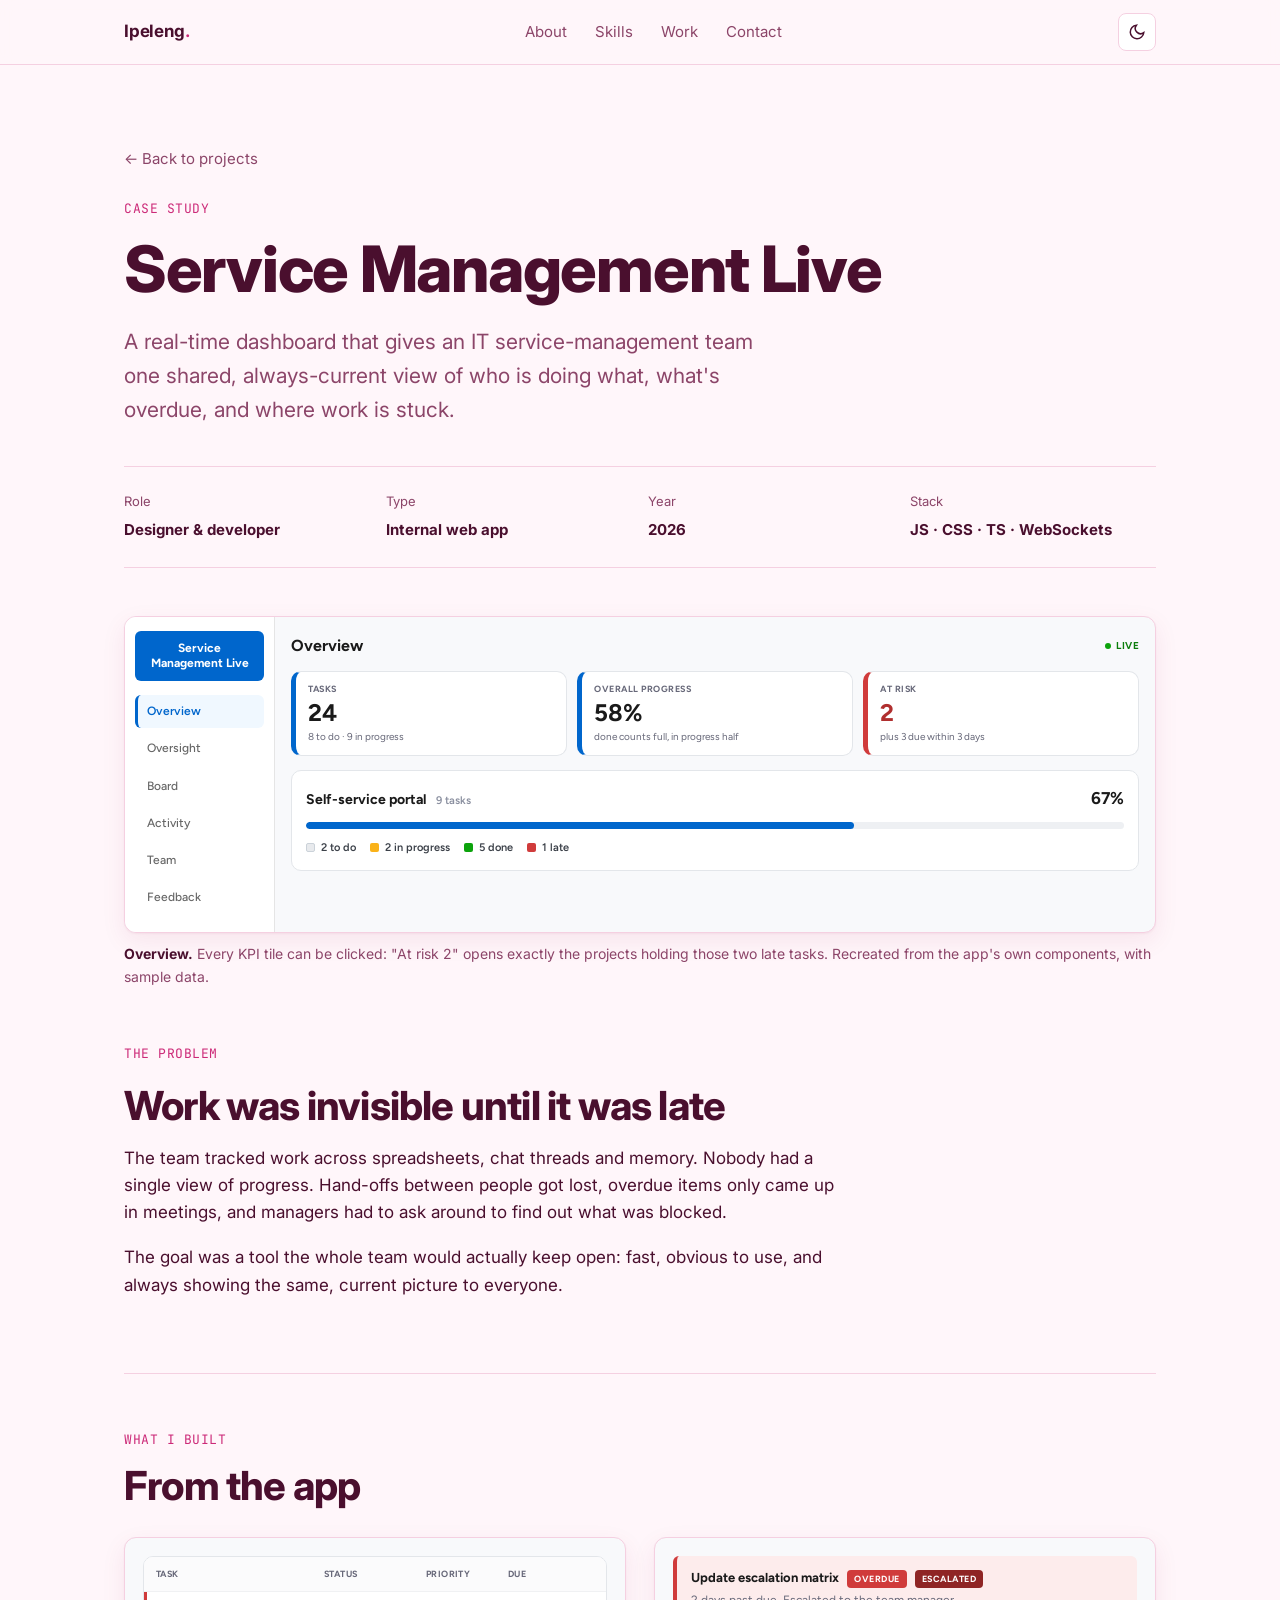
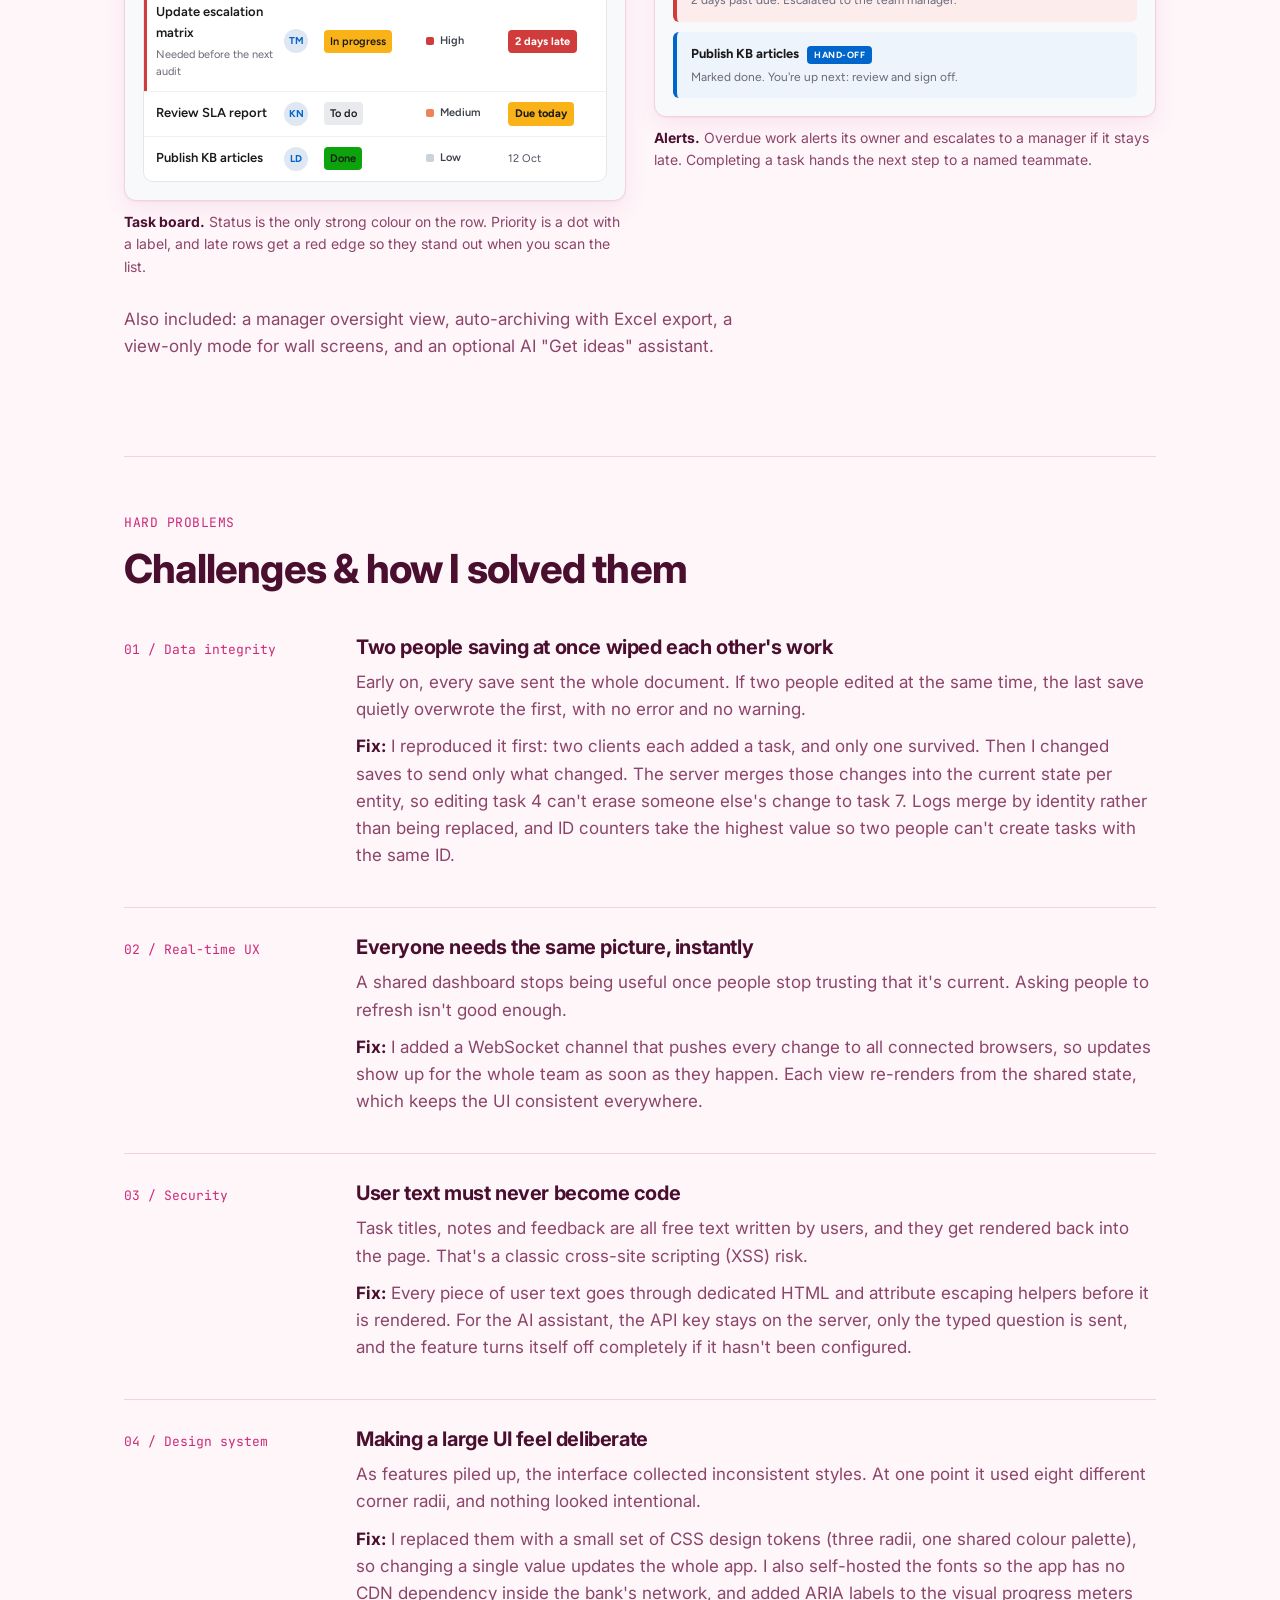
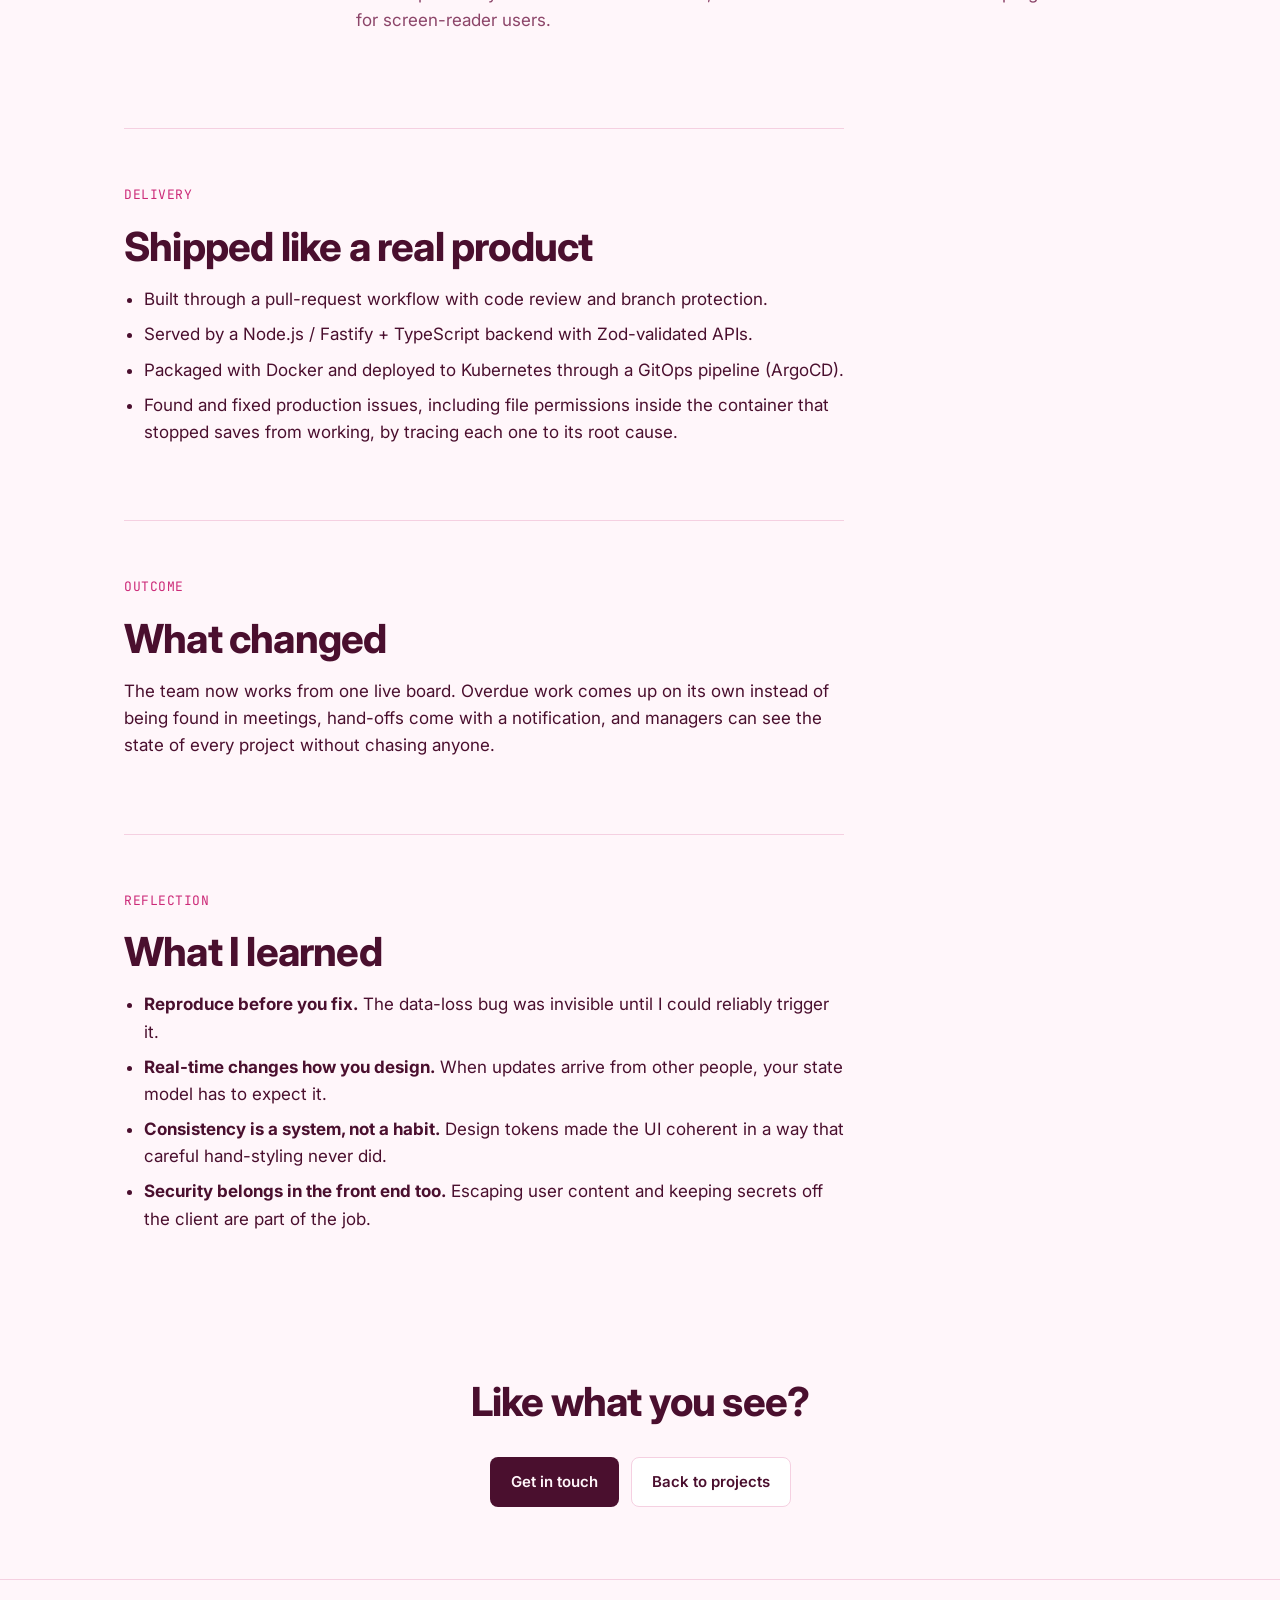
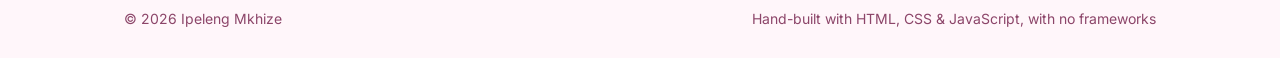
<file: projects/service-management-live.html>
<!DOCTYPE html>
<html lang="en">
<head>
  <meta charset="UTF-8">
  <meta name="viewport" content="width=device-width, initial-scale=1.0">
  <title>Service Management Live | Ipeleng Mkhize</title>
  <meta name="description" content="Case study: designing and building a real-time work-tracking dashboard for an IT service-management team.">
  <link rel="preconnect" href="https://fonts.googleapis.com">
  <link rel="preconnect" href="https://fonts.gstatic.com" crossorigin>
  <link href="https://fonts.googleapis.com/css2?family=Inter:wght@400;500;600;700;800&family=Figtree:wght@400;500;600;700&family=JetBrains+Mono:wght@400;500&display=swap" rel="stylesheet">
  <link rel="stylesheet" href="../assets/css/styles.css">
  <script src="../assets/js/main.js"></script>
</head>
<body>
  <a class="skip-link" href="#main">Skip to content</a>

  <header class="site-header">
    <nav class="container nav" aria-label="Main">
      <a class="brand" href="../index.html">Ipeleng<span>.</span></a>
      <ul class="nav-links" id="nav-links">
        <li><a href="../index.html#about">About</a></li>
        <li><a href="../index.html#skills">Skills</a></li>
        <li><a href="../index.html#work">Work</a></li>
        <li><a href="../index.html#contact">Contact</a></li>
      </ul>
      <div style="display:flex; gap:8px;">
        <button class="icon-btn" type="button" data-theme-toggle aria-label="Toggle dark mode">
          <svg viewBox="0 0 24 24" fill="none" stroke="currentColor" stroke-width="2" stroke-linecap="round" aria-hidden="true"><path d="M21 12.8A9 9 0 1 1 11.2 3a7 7 0 0 0 9.8 9.8z"/></svg>
        </button>
        <button class="icon-btn menu-btn" type="button" data-menu-toggle aria-label="Open menu" aria-expanded="false" aria-controls="nav-links">
          <svg viewBox="0 0 24 24" fill="none" stroke="currentColor" stroke-width="2" stroke-linecap="round" aria-hidden="true"><path d="M4 7h16M4 12h16M4 17h16"/></svg>
        </button>
      </div>
    </nav>
  </header>

  <main id="main">
    <section class="case-hero">
      <div class="container">
        <a class="back" href="../index.html#work">&larr; Back to projects</a>
        <p class="eyebrow">Case study</p>
        <h1>Service Management Live</h1>
        <p class="lead" style="margin-top:20px;">
          A real-time dashboard that gives an IT service-management team one shared,
          always-current view of who is doing what, what's overdue, and where work is stuck.
        </p>
        <div class="case-meta">
          <div><small>Role</small><strong>Designer &amp; developer</strong></div>
          <div><small>Type</small><strong>Internal web app</strong></div>
          <div><small>Year</small><strong>2026</strong></div>
          <div><small>Stack</small><strong>JS &middot; CSS &middot; TS &middot; WebSockets</strong></div>
        </div>
      </div>
    </section>

    <div class="container">
      <figure class="snippet">
        <div class="sml" role="img" aria-label="Service Management Live overview screen: KPI tiles and a project health card" style="padding:0;">
          <div class="sml-frame">
            <div class="sml-side">
              <div class="sml-logo">Service Management Live</div>
              <div class="sml-nav active">Overview</div>
              <div class="sml-nav">Oversight</div>
              <div class="sml-nav">Board</div>
              <div class="sml-nav">Activity</div>
              <div class="sml-nav">Team</div>
              <div class="sml-nav">Feedback</div>
            </div>
            <div class="sml-main">
              <div class="sml-title">Overview <span class="live-dot">Live</span></div>
              <div class="sml-kpis">
                <div class="sml-kpi"><div class="sml-kpi-label">Tasks</div><div class="sml-kpi-value">24</div><div class="sml-kpi-sub">8 to do &middot; 9 in progress</div></div>
                <div class="sml-kpi"><div class="sml-kpi-label">Overall progress</div><div class="sml-kpi-value">58%</div><div class="sml-kpi-sub">done counts full, in progress half</div></div>
                <div class="sml-kpi risk"><div class="sml-kpi-label">At risk</div><div class="sml-kpi-value">2</div><div class="sml-kpi-sub">plus 3 due within 3 days</div></div>
              </div>
              <div class="sml-project">
                <div class="sml-project-head"><span class="sml-project-name">Self-service portal</span><span class="sml-project-tasks">9 tasks</span><span class="sml-project-pct">67%</span></div>
                <div class="sml-meter"><i style="width:67%"></i></div>
                <div class="sml-counts"><span><i class="sml-sw todo"></i>2 to do</span><span><i class="sml-sw progress"></i>2 in progress</span><span><i class="sml-sw done"></i>5 done</span><span><i class="sml-sw late"></i>1 late</span></div>
              </div>
            </div>
          </div>
        </div>
        <figcaption><strong>Overview.</strong> Every KPI tile can be clicked: "At risk 2" opens exactly the projects holding those two late tasks. Recreated from the app's own components, with sample data.</figcaption>
      </figure>
    </div>

    <div class="container">
      <section class="case-section prose">
        <p class="eyebrow">The problem</p>
        <h2>Work was invisible until it was late</h2>
        <p>
          The team tracked work across spreadsheets, chat threads and memory. Nobody had a single
          view of progress. Hand-offs between people got lost, overdue items only came up in
          meetings, and managers had to ask around to find out what was blocked.
        </p>
        <p>
          The goal was a tool the whole team would actually keep open: fast, obvious to use,
          and always showing the same, current picture to everyone.
        </p>
      </section>

      <section class="case-section">
        <p class="eyebrow">What I built</p>
        <h2>From the app</h2>
        <div class="snippets">
          <div class="snippet-pair">
            <figure class="snippet">
              <div class="sml" role="img" aria-label="Task board rows with status, priority and due date">
                <div class="sml-rows">
                  <div class="sml-row head"><div>Task</div><div></div><div>Status</div><div>Priority</div><div>Due</div></div>
                  <div class="sml-row late"><div><div class="sml-task">Update escalation matrix</div><div class="sml-why">Needed before the next audit</div></div><div><span class="sml-avatar">TM</span></div><div><span class="sml-pill progress">In progress</span></div><div><span class="sml-prio high">High</span></div><div><span class="sml-due overdue">2 days late</span></div></div>
                  <div class="sml-row"><div><div class="sml-task">Review SLA report</div></div><div><span class="sml-avatar">KN</span></div><div><span class="sml-pill todo">To do</span></div><div><span class="sml-prio medium">Medium</span></div><div><span class="sml-due soon">Due today</span></div></div>
                  <div class="sml-row"><div><div class="sml-task">Publish KB articles</div></div><div><span class="sml-avatar">LD</span></div><div><span class="sml-pill done">Done</span></div><div><span class="sml-prio">Low</span></div><div><span class="sml-due">12 Oct</span></div></div>
                </div>
              </div>
              <figcaption><strong>Task board.</strong> Status is the only strong colour on the row. Priority is a dot with a label, and late rows get a red edge so they stand out when you scan the list.</figcaption>
            </figure>
            <figure class="snippet">
              <div class="sml" role="img" aria-label="Alert cards: an escalated overdue task and a hand-off">
                <div class="sml-alert late">
                  <div class="sml-alert-head">Update escalation matrix <span class="sml-chip late">Overdue</span><span class="sml-chip esc">Escalated</span></div>
                  <p>2 days past due. Escalated to the team manager.</p>
                </div>
                <div class="sml-alert handoff">
                  <div class="sml-alert-head">Publish KB articles <span class="sml-chip handoff">Hand-off</span></div>
                  <p>Marked done. You're up next: review and sign off.</p>
                </div>
              </div>
              <figcaption><strong>Alerts.</strong> Overdue work alerts its owner and escalates to a manager if it stays late. Completing a task hands the next step to a named teammate.</figcaption>
            </figure>
          </div>
        </div>
        <p class="section-intro" style="margin-top:28px;">
          Also included: a manager oversight view, auto-archiving with Excel export, a view-only mode for wall screens, and an optional AI "Get ideas" assistant.
        </p>
      </section>

      <section class="case-section">
        <p class="eyebrow">Hard problems</p>
        <h2>Challenges &amp; how I solved them</h2>

        <div class="challenge">
          <div class="label">01 / Data integrity</div>
          <div>
            <h3>Two people saving at once wiped each other's work</h3>
            <p>
              Early on, every save sent the whole document. If two people edited at the same time,
              the last save quietly overwrote the first, with no error and no warning.
            </p>
            <p>
              <strong>Fix:</strong> I reproduced it first: two clients each added a task, and only one survived.
              Then I changed saves to send only what changed. The server merges those changes into
              the current state per entity, so editing task 4 can't erase someone else's change to task 7.
              Logs merge by identity rather than being replaced, and ID counters take the highest value
              so two people can't create tasks with the same ID.
            </p>
          </div>
        </div>

        <div class="challenge">
          <div class="label">02 / Real-time UX</div>
          <div>
            <h3>Everyone needs the same picture, instantly</h3>
            <p>
              A shared dashboard stops being useful once people stop trusting that it's current.
              Asking people to refresh isn't good enough.
            </p>
            <p>
              <strong>Fix:</strong> I added a WebSocket channel that pushes every change to all connected
              browsers, so updates show up for the whole team as soon as they happen. Each view
              re-renders from the shared state, which keeps the UI consistent everywhere.
            </p>
          </div>
        </div>

        <div class="challenge">
          <div class="label">03 / Security</div>
          <div>
            <h3>User text must never become code</h3>
            <p>
              Task titles, notes and feedback are all free text written by users, and they get rendered
              back into the page. That's a classic cross-site scripting (XSS) risk.
            </p>
            <p>
              <strong>Fix:</strong> Every piece of user text goes through dedicated HTML and attribute
              escaping helpers before it is rendered. For the AI assistant, the API key stays on the
              server, only the typed question is sent, and the feature turns itself off completely
              if it hasn't been configured.
            </p>
          </div>
        </div>

        <div class="challenge">
          <div class="label">04 / Design system</div>
          <div>
            <h3>Making a large UI feel deliberate</h3>
            <p>
              As features piled up, the interface collected inconsistent styles. At one point it used
              eight different corner radii, and nothing looked intentional.
            </p>
            <p>
              <strong>Fix:</strong> I replaced them with a small set of CSS design tokens (three radii,
              one shared colour palette), so changing a single value updates the whole app. I also
              self-hosted the fonts so the app has no CDN dependency inside the bank's network, and
              added ARIA labels to the visual progress meters for screen-reader users.
            </p>
          </div>
        </div>
      </section>

      <section class="case-section prose">
        <p class="eyebrow">Delivery</p>
        <h2>Shipped like a real product</h2>
        <ul>
          <li>Built through a pull-request workflow with code review and branch protection.</li>
          <li>Served by a Node.js / Fastify + TypeScript backend with Zod-validated APIs.</li>
          <li>Packaged with Docker and deployed to Kubernetes through a GitOps pipeline (ArgoCD).</li>
          <li>Found and fixed production issues, including file permissions inside the container that stopped saves from working, by tracing each one to its root cause.</li>
        </ul>
      </section>

      <section class="case-section prose">
        <p class="eyebrow">Outcome</p>
        <h2>What changed</h2>
        <!-- EDIT ME: add real, shareable numbers if you have them, e.g. team size, daily users, fewer status meetings. -->
        <p>
          The team now works from one live board. Overdue work comes up on its own instead of
          being found in meetings, hand-offs come with a notification, and managers can see the
          state of every project without chasing anyone.
        </p>
      </section>

      <section class="case-section prose">
        <p class="eyebrow">Reflection</p>
        <h2>What I learned</h2>
        <ul>
          <li><strong>Reproduce before you fix.</strong> The data-loss bug was invisible until I could reliably trigger it.</li>
          <li><strong>Real-time changes how you design.</strong> When updates arrive from other people, your state model has to expect it.</li>
          <li><strong>Consistency is a system, not a habit.</strong> Design tokens made the UI coherent in a way that careful hand-styling never did.</li>
          <li><strong>Security belongs in the front end too.</strong> Escaping user content and keeping secrets off the client are part of the job.</li>
        </ul>
      </section>
    </div>

    <section class="next-project">
      <div class="container">
        <h2>Like what you see?</h2>
        <div class="btn-row" style="justify-content:center;">
          <a class="btn btn-primary" href="../index.html#contact">Get in touch</a>
          <a class="btn btn-secondary" href="../index.html#work">Back to projects</a>
        </div>
      </div>
    </section>
  </main>

  <footer class="site-footer">
    <div class="container">
      <span>&copy; <span data-year>2026</span> Ipeleng Mkhize</span>
      <span>Hand-built with HTML, CSS &amp; JavaScript, with no frameworks</span>
    </div>
  </footer>
</body>
</html>
</file>
<file: assets/css/styles.css>
/* ==========================================================================
   Portfolio styles
   Colours live as tokens on :root so the whole site can be re-themed by
   changing a handful of values. Dark mode follows the OS setting unless the
   visitor picks a theme with the toggle (stored as data-theme on <html>).
   ========================================================================== */

:root {
  /* Pink theme: blush backgrounds, deep berry text, hot-pink accent. */
  --bg: #fff6fa;
  --surface: #ffffff;
  --surface-2: #fde9f2;
  --text: #4a0f2e;
  --muted: #8c4569;
  --border: #f5d0e1;
  --accent: #cc2a78;
  --accent-soft: #fde1ee;
  --ok: #1f8a5b;
  --warn: #b7791f;
  --shadow: 0 1px 2px rgba(150, 20, 80, 0.05), 0 8px 24px rgba(150, 20, 80, 0.08);

  --radius-lg: 14px;
  --radius-md: 8px;
  --radius-sm: 4px;
  --max: 1080px;
  --font: 'Inter', -apple-system, BlinkMacSystemFont, 'Segoe UI', sans-serif;
  --mono: 'JetBrains Mono', ui-monospace, Consolas, monospace;
}

@media (prefers-color-scheme: dark) {
  :root:not([data-theme="light"]) {
    --bg: #1a0d14;
    --surface: #24131d;
    --surface-2: #301a27;
    --text: #fde7f1;
    --muted: #e0a3c2;
    --border: #47263a;
    --accent: #ff7ab6;
    --accent-soft: #4a1c33;
    --ok: #4cc38a;
    --warn: #e0a84a;
    --shadow: 0 1px 2px rgba(0, 0, 0, 0.3), 0 8px 24px rgba(0, 0, 0, 0.35);
  }
}

:root[data-theme="dark"] {
  --bg: #1a0d14;
  --surface: #24131d;
  --surface-2: #301a27;
  --text: #fde7f1;
  --muted: #e0a3c2;
  --border: #47263a;
  --accent: #ff7ab6;
  --accent-soft: #4a1c33;
  --ok: #4cc38a;
  --warn: #e0a84a;
  --shadow: 0 1px 2px rgba(0, 0, 0, 0.3), 0 8px 24px rgba(0, 0, 0, 0.35);
}

*, *::before, *::after { box-sizing: border-box; }

html { scroll-behavior: smooth; }

@media (prefers-reduced-motion: reduce) {
  html { scroll-behavior: auto; }
  *, *::before, *::after { transition: none !important; animation: none !important; }
}

body {
  margin: 0;
  background: var(--bg);
  color: var(--text);
  font-family: var(--font);
  font-size: 17px;
  line-height: 1.6;
  -webkit-font-smoothing: antialiased;
}

img { max-width: 100%; display: block; }

a { color: inherit; }

:focus-visible {
  outline: 2px solid var(--accent);
  outline-offset: 3px;
  border-radius: var(--radius-sm);
}

.container {
  max-width: var(--max);
  margin: 0 auto;
  padding: 0 24px;
}

@media (max-width: 600px) {
  .container { padding: 0 16px; }
}

.skip-link {
  position: absolute;
  left: -999px;
  top: 8px;
  background: var(--text);
  color: var(--bg);
  padding: 8px 14px;
  border-radius: var(--radius-md);
  z-index: 100;
}
.skip-link:focus { left: 16px; }

/* ---------- Header ---------- */

.site-header {
  position: sticky;
  top: 0;
  z-index: 50;
  background: color-mix(in srgb, var(--bg) 85%, transparent);
  backdrop-filter: blur(10px);
  border-bottom: 1px solid var(--border);
}

.nav {
  display: flex;
  align-items: center;
  justify-content: space-between;
  height: 64px;
  gap: 16px;
}

.brand {
  font-weight: 700;
  text-decoration: none;
  letter-spacing: -0.01em;
}
.brand span { color: var(--accent); }

.nav-links {
  display: flex;
  align-items: center;
  gap: 4px;
  list-style: none;
  margin: 0;
  padding: 0;
}

.nav-links a {
  text-decoration: none;
  color: var(--muted);
  font-size: 15px;
  padding: 6px 12px;
  border-radius: var(--radius-md);
}
.nav-links a:hover { color: var(--text); background: var(--surface-2); }

.icon-btn {
  display: inline-grid;
  place-items: center;
  width: 38px;
  height: 38px;
  border: 1px solid var(--border);
  background: var(--surface);
  color: var(--text);
  border-radius: var(--radius-md);
  cursor: pointer;
}
.icon-btn:hover { background: var(--surface-2); }
.icon-btn svg { width: 18px; height: 18px; }

.menu-btn { display: none; }

@media (max-width: 720px) {
  .menu-btn { display: inline-grid; }
  .nav-links {
    display: none;
    position: absolute;
    top: 64px;
    left: 0;
    right: 0;
    flex-direction: column;
    align-items: stretch;
    background: var(--bg);
    border-bottom: 1px solid var(--border);
    padding: 8px 16px 16px;
  }
  .nav-links.open { display: flex; }
  .nav-links a { padding: 10px 12px; }
}

/* ---------- Generic sections ---------- */

section { padding: 88px 0; }

@media (max-width: 600px) {
  section { padding: 64px 0; }
}

.eyebrow {
  font-family: var(--mono);
  font-size: 13px;
  color: var(--accent);
  letter-spacing: 0.04em;
  text-transform: uppercase;
  margin: 0 0 12px;
}

h1, h2, h3 { line-height: 1.15; letter-spacing: -0.02em; margin: 0; }
h1 { font-size: clamp(38px, 6vw, 64px); font-weight: 800; }
h2 { font-size: clamp(28px, 4vw, 40px); font-weight: 750; margin-bottom: 16px; }
h3 { font-size: 20px; font-weight: 700; }

.lead {
  font-size: clamp(18px, 2.2vw, 21px);
  color: var(--muted);
  max-width: 640px;
}

.section-intro { color: var(--muted); max-width: 620px; margin: 0 0 40px; }

/* ---------- Buttons ---------- */

.btn-row { display: flex; flex-wrap: wrap; gap: 12px; margin-top: 32px; }

.btn {
  display: inline-flex;
  align-items: center;
  gap: 8px;
  padding: 12px 20px;
  border-radius: var(--radius-md);
  font-weight: 600;
  font-size: 15px;
  text-decoration: none;
  border: 1px solid transparent;
  transition: transform 0.15s ease, background 0.15s ease;
}
.btn:hover { transform: translateY(-1px); }
.btn-primary { background: var(--text); color: var(--bg); }
.btn-secondary { background: var(--surface); border-color: var(--border); }
.btn-secondary:hover { background: var(--surface-2); }

/* ---------- Hero ---------- */

.hero {
  padding: 112px 0 96px;
  background:
    radial-gradient(600px 320px at 85% 10%, color-mix(in srgb, var(--accent) 16%, transparent), transparent 70%),
    radial-gradient(500px 280px at 5% 90%, color-mix(in srgb, var(--accent) 10%, transparent), transparent 70%);
}
.hero h1 .accent {
  color: var(--accent);
  background: linear-gradient(90deg, var(--accent), #f472b6);
  -webkit-background-clip: text;
  background-clip: text;
  -webkit-text-fill-color: transparent;
}
.hero .lead { margin-top: 24px; }

.status-pill {
  display: inline-flex;
  align-items: center;
  gap: 8px;
  font-size: 14px;
  color: var(--muted);
  border: 1px solid var(--border);
  background: var(--surface);
  padding: 6px 14px;
  border-radius: 999px;
  margin-bottom: 28px;
}
.status-pill::before {
  content: '';
  width: 8px;
  height: 8px;
  border-radius: 50%;
  background: var(--ok);
  box-shadow: 0 0 0 4px color-mix(in srgb, var(--ok) 25%, transparent);
}

/* ---------- About ---------- */

.about-grid {
  display: grid;
  grid-template-columns: 1.4fr 1fr;
  gap: 48px;
  align-items: start;
}
.about-grid p { margin: 0 0 16px; }

.fact-list {
  list-style: none;
  margin: 0;
  padding: 24px;
  background: var(--surface);
  border: 1px solid var(--border);
  border-radius: var(--radius-lg);
}
.fact-list li { display: flex; justify-content: space-between; gap: 16px; padding: 10px 0; border-bottom: 1px solid var(--border); font-size: 15px; }
.fact-list li:last-child { border-bottom: 0; }
.fact-list span:first-child { color: var(--muted); }
.fact-list span:last-child { text-align: right; font-weight: 600; }

@media (max-width: 820px) {
  .about-grid { grid-template-columns: 1fr; gap: 32px; }
}

/* ---------- Skills ---------- */

.skills-grid {
  display: grid;
  grid-template-columns: repeat(auto-fit, minmax(240px, 1fr));
  gap: 16px;
}

.skill-card {
  background: var(--surface);
  border: 1px solid var(--border);
  border-radius: var(--radius-lg);
  padding: 24px;
}
.skill-card h3 { font-size: 17px; margin-bottom: 14px; }

.tags { display: flex; flex-wrap: wrap; gap: 8px; list-style: none; margin: 0; padding: 0; }
.tags li {
  font-size: 13px;
  font-family: var(--mono);
  padding: 4px 10px;
  border-radius: var(--radius-sm);
  background: var(--surface-2);
  color: var(--text);
}

/* ---------- Projects ---------- */

.project-feature {
  display: grid;
  grid-template-columns: 1fr 1.1fr;
  gap: 0;
  background: var(--surface);
  border: 1px solid var(--border);
  border-radius: var(--radius-lg);
  overflow: hidden;
  box-shadow: var(--shadow);
}

.project-body { padding: 40px; display: flex; flex-direction: column; }
.project-body h3 { font-size: 28px; margin-bottom: 12px; }
.project-body p { color: var(--muted); margin: 0 0 20px; }
.project-body .tags { margin-bottom: 28px; }
.project-body .btn-row { margin-top: auto; }

.project-visual {
  background: var(--surface-2);
  padding: 32px;
  display: grid;
  place-items: center;
  border-left: 1px solid var(--border);
}

@media (max-width: 900px) {
  .project-feature { grid-template-columns: 1fr; }
  .project-visual { border-left: 0; border-top: 1px solid var(--border); padding: 20px; }
  .project-body { padding: 28px 24px; }
}

.project-second { margin-top: 24px; }

.project-photo { padding: 0; position: relative; }
.project-photo img { width: 100%; height: 100%; object-fit: cover; min-height: 280px; }
.project-photo small {
  position: absolute; right: 8px; bottom: 8px;
  font-size: 11px; color: #fff; background: rgba(0, 0, 0, 0.55);
  padding: 2px 8px; border-radius: var(--radius-sm);
}

.project-placeholder {
  margin-top: 16px;
  border: 1px dashed var(--border);
  border-radius: var(--radius-lg);
  padding: 32px;
  color: var(--muted);
  text-align: center;
}

/* ---------- Service Management Live snippets ----------
   Faithful recreations of the real app's components, using its own colours,
   type and spacing (copied from the app's stylesheet). They deliberately keep
   the app's light palette in both themes, like a screenshot would. Sample
   data only - the real app is internal. */

.sml {
  --sml-blue: #0066cc;
  --sml-ink: #1a1a1a;
  --sml-sub: #676879;
  --sml-line: #e3e6ea;
  --sml-red: #d03b3b;
  font-family: 'Figtree', -apple-system, 'Segoe UI', sans-serif;
  color: var(--sml-ink);
  background: #f8f9fb;
  border: 1px solid var(--border);
  border-radius: 12px;
  overflow: hidden;
  box-shadow: var(--shadow);
  width: 100%;
  text-align: left;
}

.sml-frame { display: grid; grid-template-columns: 150px 1fr; }

.sml-side { background: #fff; border-right: 1px solid #e5e5e5; padding: 14px 10px; }
.sml-logo {
  background: var(--sml-blue);
  color: #fff;
  border-radius: 6px;
  padding: 10px 8px;
  font-weight: 700;
  font-size: 12px;
  line-height: 1.25;
  text-align: center;
  margin-bottom: 14px;
}
.sml-nav {
  padding: 7px 9px;
  margin-bottom: 4px;
  border-radius: 6px;
  font-size: 12px;
  font-weight: 500;
  color: #666;
  border-left: 3px solid transparent;
}
.sml-nav.active { background: #f0f8ff; color: var(--sml-blue); border-left-color: var(--sml-blue); font-weight: 600; }

.sml-main { padding: 16px; min-width: 0; }
.sml-title { display: flex; align-items: center; font-size: 16px; font-weight: 700; margin-bottom: 12px; }

.sml-kpis { display: grid; grid-template-columns: repeat(3, 1fr); gap: 10px; margin-bottom: 14px; }
.sml-kpi {
  background: #fff;
  border: 1px solid var(--sml-line);
  border-left: 5px solid var(--sml-blue);
  border-radius: 10px;
  padding: 10px 12px;
}
.sml-kpi-label { font-size: 9px; font-weight: 700; text-transform: uppercase; letter-spacing: 0.5px; color: var(--sml-sub); }
.sml-kpi-value { font-size: 24px; font-weight: 700; line-height: 1.1; margin: 4px 0 2px; }
.sml-kpi-sub { font-size: 10px; color: var(--sml-sub); }
.sml-kpi.risk { border-left-color: var(--sml-red); }
.sml-kpi.risk .sml-kpi-value { color: #b02f2f; }

.sml-project { background: #fff; border: 1px solid var(--sml-line); border-radius: 10px; padding: 14px; }
.sml-project-head { display: flex; align-items: baseline; gap: 10px; margin-bottom: 10px; flex-wrap: wrap; }
.sml-project-name { font-size: 14px; font-weight: 700; }
.sml-project-tasks { font-size: 11px; font-weight: 600; color: #8b90a0; }
.sml-project-pct { margin-left: auto; font-size: 17px; font-weight: 700; }
.sml-meter { height: 7px; background: #eef0f3; border-radius: 4px; overflow: hidden; margin-bottom: 10px; }
.sml-meter i { display: block; height: 100%; background: var(--sml-blue); border-radius: 4px; }
.sml-counts { display: flex; flex-wrap: wrap; gap: 14px; font-size: 11px; font-weight: 600; color: #3c4149; }
.sml-counts span { display: inline-flex; align-items: center; gap: 6px; }
.sml-sw { width: 9px; height: 9px; border-radius: 2px; }
.sml-sw.todo { background: #e8eaed; border: 1px solid #cbd2d9; }
.sml-sw.progress { background: #fab219; }
.sml-sw.done { background: #0ca30c; }
.sml-sw.late { background: var(--sml-red); }

.sml-rows { background: #fff; border: 1px solid var(--sml-line); border-radius: 10px; overflow: hidden; }
.sml-row {
  display: grid;
  grid-template-columns: minmax(0, 1fr) 30px 92px 72px 86px;
  align-items: center;
  gap: 10px;
  padding: 10px 12px;
  border-bottom: 1px solid #f0f1f3;
  font-size: 12px;
}
.sml-row:last-child { border-bottom: 0; }
.sml-row.head { background: #fbfbfc; font-size: 9px; font-weight: 700; text-transform: uppercase; letter-spacing: 0.4px; color: var(--sml-sub); }
.sml-row.late { box-shadow: inset 3px 0 0 var(--sml-red); }
.sml-task { font-weight: 600; font-size: 13px; }
.sml-why { font-size: 11px; color: var(--sml-sub); font-weight: 400; margin-top: 2px; }
.sml-avatar { width: 24px; height: 24px; border-radius: 50%; background: #dfe7f3; color: var(--sml-blue); font-size: 10px; font-weight: 700; display: grid; place-items: center; }
.sml-pill { border-radius: 4px; text-align: center; font-size: 11px; font-weight: 600; padding: 5px 6px; white-space: nowrap; }
.sml-pill.todo { background: #e8eaed; }
.sml-pill.progress { background: #fab219; }
.sml-pill.done { background: #0ca30c; }
.sml-prio { display: inline-flex; align-items: center; gap: 6px; font-size: 11px; font-weight: 600; color: #3c4149; }
.sml-prio::before { content: ''; width: 8px; height: 8px; border-radius: 2px; background: #cbd2d9; }
.sml-prio.high::before { background: var(--sml-red); }
.sml-prio.medium::before { background: #ec835a; }
.sml-due { font-size: 11px; color: #4a5160; }
.sml-due.overdue, .sml-due.soon { display: inline-block; padding: 3px 7px; border-radius: 4px; font-weight: 700; white-space: nowrap; }
.sml-due.overdue { background: var(--sml-red); color: #fff; }
.sml-due.soon { background: #fab219; color: #1a1a1a; }

.sml-alert {
  border-radius: 6px;
  padding: 12px 14px;
  margin-bottom: 10px;
  background: #f7f9fc;
  border-left: 4px solid #1f2a44;
  font-size: 12px;
}
.sml-alert:last-child { margin-bottom: 0; }
.sml-alert.late { background: #fdecec; border-left-color: var(--sml-red); }
.sml-alert.handoff { background: #eef4fb; border-left-color: var(--sml-blue); }
.sml-alert-head { display: flex; align-items: baseline; gap: 8px; flex-wrap: wrap; margin-bottom: 4px; font-weight: 700; font-size: 13px; }
.sml-chip { border-radius: 4px; padding: 2px 7px; font-size: 9px; font-weight: 700; text-transform: uppercase; letter-spacing: 0.5px; color: #fff; white-space: nowrap; }
.sml-chip.late { background: var(--sml-red); }
.sml-chip.handoff { background: var(--sml-blue); }
.sml-chip.esc { background: #8f2525; }
.sml-alert p { margin: 0; color: var(--sml-sub); font-size: 12px; line-height: 1.45; }

/* Feature preview on the home page: just the overview, kept small. */
.project-visual .sml { max-width: 560px; }

@media (max-width: 600px) {
  .sml-frame { grid-template-columns: 1fr; }
  .sml-side { display: none; }
  .sml-kpis { grid-template-columns: repeat(2, 1fr); }
  .sml-row { grid-template-columns: minmax(0, 1fr) 84px 80px; }
  .sml-row > :nth-child(2), .sml-row > :nth-child(4) { display: none; }
}

/* Case-study snippets: one real component per figure, with a caption. */
.snippets { display: grid; gap: 28px; margin-top: 28px; }
.snippet { margin: 0; }
.snippet .sml { padding: 18px; }
.snippet figcaption { margin-top: 10px; font-size: 14px; color: var(--muted); }
.snippet figcaption strong { color: var(--text); }
.snippet-pair { display: grid; grid-template-columns: 1fr 1fr; gap: 28px; }
@media (max-width: 820px) { .snippet-pair { grid-template-columns: 1fr; } }

.live-dot { display: inline-flex; align-items: center; gap: 5px; color: #0b7d0b; font-size: 10px; font-weight: 700; margin-left: auto; text-transform: uppercase; letter-spacing: 0.5px; }
.live-dot::before { content: ''; width: 6px; height: 6px; border-radius: 50%; background: #0ca30c; animation: pulse 1.8s infinite; }

@keyframes pulse {
  0%, 100% { opacity: 1; }
  50% { opacity: 0.3; }
}

/* ---------- Contact ---------- */

.contact-card {
  background: var(--text);
  color: var(--bg);
  border-radius: var(--radius-lg);
  padding: 56px 40px;
  text-align: center;
}
.contact-card h2 { color: var(--bg); }
.contact-card p { color: color-mix(in srgb, var(--bg) 70%, transparent); max-width: 520px; margin: 0 auto; }
.contact-card .btn-row { justify-content: center; }
.contact-card .btn-primary { background: var(--accent); color: #fff; }
.contact-card .btn-secondary { background: transparent; color: var(--bg); border-color: color-mix(in srgb, var(--bg) 30%, transparent); }

@media (max-width: 600px) {
  .contact-card { padding: 40px 20px; }
}

/* ---------- Footer ---------- */

.site-footer {
  border-top: 1px solid var(--border);
  padding: 28px 0;
  color: var(--muted);
  font-size: 14px;
}
.site-footer .container { display: flex; justify-content: space-between; flex-wrap: wrap; gap: 12px; }

/* ---------- Case study page ---------- */

.case-hero { padding: 80px 0 48px; }
.case-hero .back { display: inline-block; color: var(--muted); text-decoration: none; font-size: 15px; margin-bottom: 28px; }
.case-hero .back:hover { color: var(--text); }

.case-meta {
  display: grid;
  grid-template-columns: repeat(4, 1fr);
  gap: 16px;
  margin-top: 40px;
  padding: 24px 0;
  border-top: 1px solid var(--border);
  border-bottom: 1px solid var(--border);
}
.case-meta div small { display: block; color: var(--muted); font-size: 13px; margin-bottom: 4px; }
.case-meta div strong { font-size: 15px; }

@media (max-width: 720px) {
  .case-meta { grid-template-columns: repeat(2, 1fr); }
}

.case-visual {
  background: var(--surface-2);
  border: 1px solid var(--border);
  border-radius: var(--radius-lg);
  padding: 40px 24px;
  display: grid;
  place-items: center;
}
.case-visual .mock { max-width: 760px; font-size: 13px; }
.case-visual figcaption { margin-top: 16px; font-size: 13px; color: var(--muted); text-align: center; }

.prose { max-width: 720px; }
.prose p { margin: 0 0 18px; }
.prose ul { padding-left: 20px; margin: 0 0 18px; }
.prose li { margin-bottom: 8px; }
.prose code { font-family: var(--mono); font-size: 0.88em; background: var(--surface-2); padding: 2px 6px; border-radius: var(--radius-sm); }

.case-section { padding: 56px 0; border-top: 1px solid var(--border); }
.case-section:first-of-type { border-top: 0; }

.feature-grid {
  display: grid;
  grid-template-columns: repeat(auto-fit, minmax(260px, 1fr));
  gap: 16px;
  margin-top: 28px;
}
.feature {
  background: var(--surface);
  border: 1px solid var(--border);
  border-radius: var(--radius-lg);
  padding: 22px;
}
.feature h3 { font-size: 17px; margin-bottom: 8px; }
.feature p { margin: 0; color: var(--muted); font-size: 15px; }

.challenge {
  display: grid;
  grid-template-columns: 200px 1fr;
  gap: 32px;
  padding: 28px 0;
  border-bottom: 1px solid var(--border);
}
.challenge:last-child { border-bottom: 0; }
.challenge .label { font-family: var(--mono); font-size: 13px; color: var(--accent); padding-top: 4px; }
.challenge h3 { margin-bottom: 10px; }
.challenge p { margin: 0 0 10px; color: var(--muted); }
.challenge p strong { color: var(--text); }

@media (max-width: 720px) {
  .challenge { grid-template-columns: 1fr; gap: 8px; }
}

.next-project { text-align: center; padding: 72px 0; }
</file>
